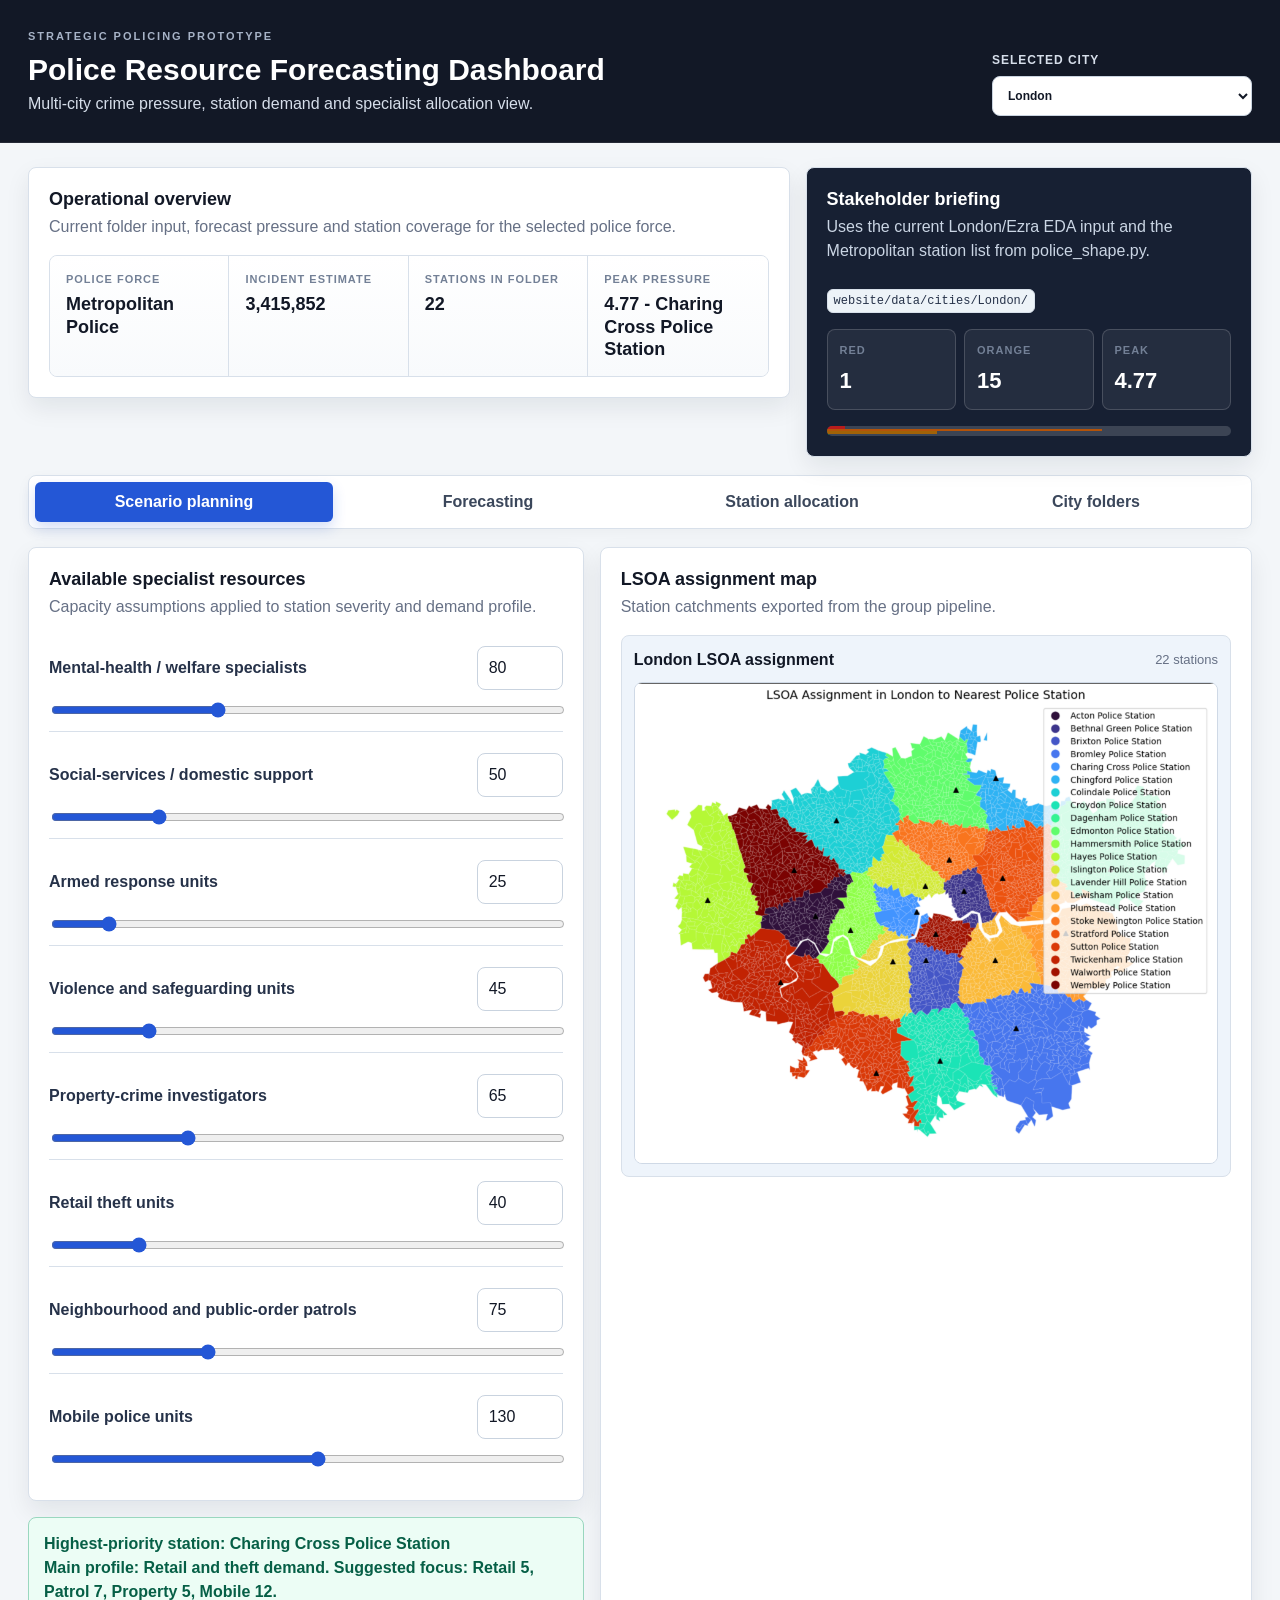
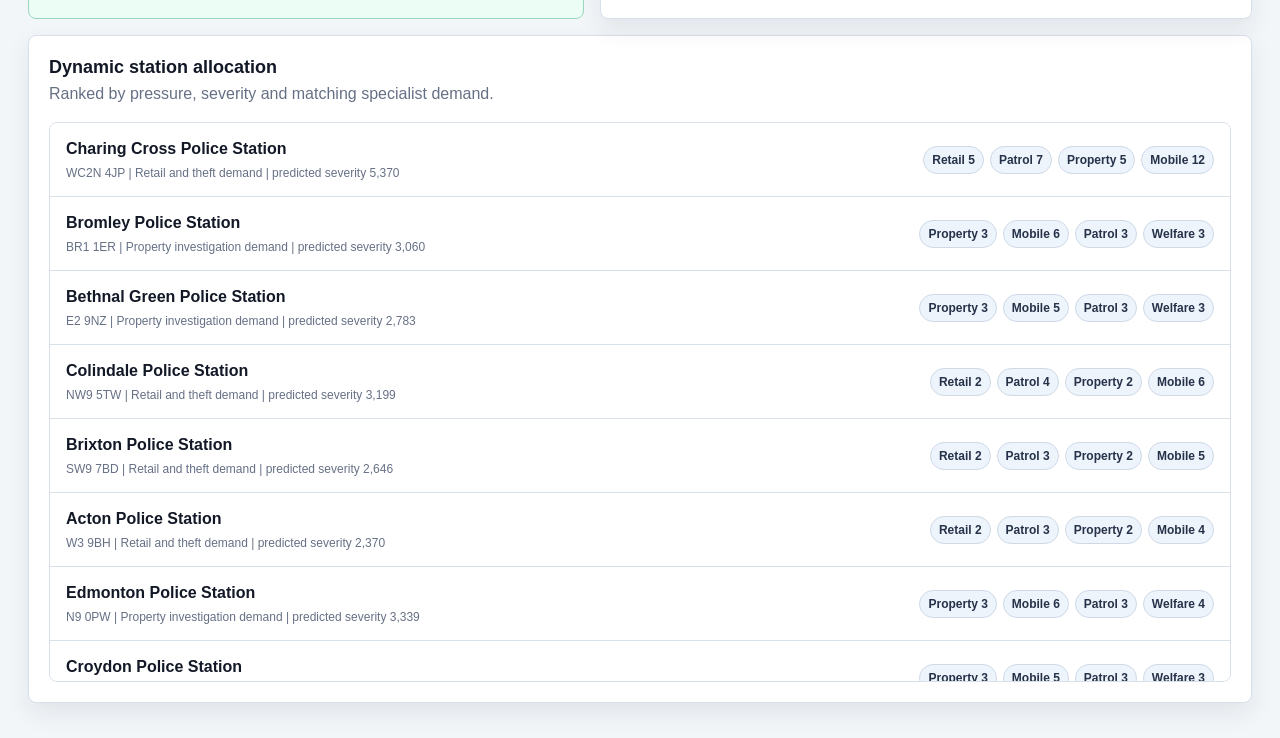
<file: website/index.html>
<!doctype html>
<html lang="en">
<head>
  <meta charset="utf-8" />
  <meta name="viewport" content="width=device-width, initial-scale=1" />
  <title>Police Resource Forecasting Dashboard</title>
  <style>
    :root {
      --ink: #121826;
      --ink-2: #263249;
      --muted: #667085;
      --bg: #f3f6f9;
      --surface: #ffffff;
      --surface-2: #f8fafc;
      --line: #d8e0ea;
      --blue: #2457d6;
      --teal: #0f766e;
      --green: #15803d;
      --amber: #b45309;
      --yellow: #a16207;
      --red: #b91c1c;
      --shadow: 0 10px 24px rgba(18, 24, 38, .08);
    }

    * { box-sizing: border-box; }
    html { background: var(--bg); }
    body {
      margin: 0;
      background: var(--bg);
      color: var(--ink);
      font-family: Inter, Arial, Helvetica, sans-serif;
      line-height: 1.5;
    }

    h1, h2, h3, p { margin-top: 0; }
    h1 { margin-bottom: 6px; font-size: 30px; line-height: 1.12; letter-spacing: 0; }
    h2 { margin-bottom: 4px; font-size: 18px; line-height: 1.25; letter-spacing: 0; }
    h3 { margin-bottom: 8px; font-size: 15px; line-height: 1.3; letter-spacing: 0; }
    p { margin-bottom: 0; }
    button, input, select { font: inherit; }
    button { cursor: pointer; }
    button:focus-visible, input:focus-visible, select:focus-visible {
      outline: 3px solid rgba(36, 87, 214, .22);
      outline-offset: 2px;
    }

    .app-header {
      background: #121826;
      color: #fff;
      border-bottom: 1px solid rgba(255, 255, 255, .08);
    }
    .header-inner {
      display: grid;
      grid-template-columns: 1fr minmax(180px, 260px);
      gap: 24px;
      align-items: end;
      max-width: 1280px;
      margin: 0 auto;
      padding: 28px 28px 26px;
    }
    .kicker {
      margin-bottom: 8px;
      color: #a7b3c7;
      font-size: 11px;
      font-weight: 800;
      letter-spacing: .18em;
      text-transform: uppercase;
    }
    .header-sub { max-width: 760px; color: #d6deea; }
    .city-control {
      display: grid;
      gap: 7px;
      color: #d6deea;
      font-size: 12px;
      font-weight: 800;
      letter-spacing: .08em;
      text-transform: uppercase;
    }
    .city-control select, select, input[type="text"], input[type="search"], input[type="number"] {
      width: 100%;
      min-height: 40px;
      border: 1px solid #c9d3df;
      border-radius: 8px;
      background: #fff;
      color: var(--ink);
      padding: 9px 11px;
    }

    .wrap {
      max-width: 1280px;
      margin: 0 auto;
      padding: 24px 28px 36px;
    }
    .muted { color: var(--muted); }
    .small { font-size: 13px; }
    .path {
      display: inline-block;
      max-width: 100%;
      overflow-wrap: anywhere;
      border: 1px solid var(--line);
      border-radius: 6px;
      background: #edf3f8;
      color: #263249;
      padding: 2px 6px;
      font-family: ui-monospace, SFMono-Regular, Menlo, Consolas, monospace;
      font-size: 12px;
    }

    .grid { display: grid; gap: 16px; }
    .overview-grid { grid-template-columns: minmax(0, 1.45fr) minmax(320px, .85fr); align-items: start; }
    .two { grid-template-columns: minmax(0, .92fr) minmax(0, 1.08fr); }
    .three { grid-template-columns: repeat(3, minmax(0, 1fr)); }

    .panel-card {
      min-width: 0;
      border: 1px solid var(--line);
      border-radius: 8px;
      background: var(--surface);
      box-shadow: var(--shadow);
    }
    .panel-pad { padding: 20px; }
    .section-head {
      display: flex;
      gap: 14px;
      align-items: start;
      justify-content: space-between;
      margin-bottom: 16px;
    }
    .section-head .muted { max-width: 720px; }

    .metric-grid {
      display: grid;
      grid-template-columns: repeat(4, minmax(0, 1fr));
      border: 1px solid var(--line);
      border-radius: 8px;
      overflow: hidden;
      background: var(--surface-2);
    }
    .metric {
      min-width: 0;
      padding: 15px 16px;
      border-right: 1px solid var(--line);
      background: linear-gradient(180deg, #fff, #f8fafc);
    }
    .metric:last-child { border-right: 0; }
    .metric small, .meta-label {
      display: block;
      margin-bottom: 6px;
      color: #738096;
      font-size: 11px;
      font-weight: 900;
      letter-spacing: .09em;
      text-transform: uppercase;
    }
    .metric b {
      display: block;
      color: var(--ink);
      font-size: 18px;
      line-height: 1.25;
      overflow-wrap: anywhere;
    }

    .briefing-panel {
      display: grid;
      gap: 16px;
      align-content: start;
      background: #172033;
      color: #fff;
    }
    .briefing-panel .muted { color: #cad5e4; }
    .risk-grid {
      display: grid;
      grid-template-columns: repeat(3, 1fr);
      gap: 8px;
    }
    .risk-cell {
      border: 1px solid rgba(255, 255, 255, .16);
      border-radius: 8px;
      padding: 12px;
      background: rgba(255, 255, 255, .06);
    }
    .risk-cell b { display: block; font-size: 22px; }
    .risk-strip {
      display: grid;
      height: 10px;
      overflow: hidden;
      border-radius: 999px;
      background: rgba(255, 255, 255, .16);
    }
    .risk-strip span { min-width: 2px; }

    .tabs {
      display: grid;
      grid-template-columns: repeat(4, minmax(0, 1fr));
      gap: 6px;
      margin: 18px 0;
      border: 1px solid var(--line);
      border-radius: 8px;
      background: var(--surface);
      padding: 6px;
      box-shadow: 0 4px 14px rgba(18, 24, 38, .04);
    }
    .tab {
      min-height: 40px;
      border: 0;
      border-radius: 6px;
      background: transparent;
      color: #3b475b;
      font-weight: 800;
    }
    .tab.active {
      background: var(--blue);
      color: #fff;
      box-shadow: 0 6px 14px rgba(36, 87, 214, .2);
    }
    .panel { display: none; }
    .panel.active { display: block; }

    .resource-grid {
      display: grid;
      gap: 10px;
    }
    .resource {
      display: grid;
      grid-template-columns: minmax(0, 1fr) 86px;
      gap: 10px 14px;
      align-items: center;
      border-bottom: 1px solid var(--line);
      padding: 11px 0;
    }
    .resource:last-child { border-bottom: 0; }
    .resource label {
      min-width: 0;
      color: var(--ink-2);
      font-weight: 800;
    }
    .resource input[type="range"] {
      grid-column: 1 / -1;
      width: 100%;
      padding: 0;
      accent-color: var(--blue);
    }
    .note {
      border: 1px solid #99d7bf;
      border-radius: 8px;
      background: #ecfdf5;
      color: #065f46;
      padding: 14px 15px;
      font-weight: 750;
    }
    .warn {
      border-color: #f3c178;
      background: #fff8ed;
      color: #8a4b0b;
    }

    .mapbox {
      border: 1px solid var(--line);
      border-radius: 8px;
      background: #eef4fb;
      padding: 12px;
    }
    .map-head {
      display: flex;
      gap: 12px;
      align-items: center;
      justify-content: space-between;
      margin-bottom: 10px;
    }
    .map-image-wrap {
      display: flex;
      align-items: center;
      justify-content: center;
      min-height: 280px;
      overflow: hidden;
      border: 1px solid #cfd9e6;
      border-radius: 8px;
      background: #fff;
    }
    .map-image {
      display: block;
      width: 100%;
      height: auto;
      max-height: 620px;
      object-fit: contain;
    }
    .map-error { padding: 24px; color: var(--muted); text-align: center; }

    .allocation-shell {
      max-height: 560px;
      overflow: auto;
      border: 1px solid var(--line);
      border-radius: 8px;
      background: var(--surface-2);
    }
    .alloc-row {
      display: grid;
      grid-template-columns: minmax(0, 1fr) minmax(190px, auto);
      gap: 14px;
      align-items: center;
      border-bottom: 1px solid var(--line);
      background: #fff;
      padding: 14px 16px;
    }
    .alloc-row:last-child { border-bottom: 0; }
    .alloc-station { font-weight: 850; }
    .alloc-sub {
      margin-top: 3px;
      color: var(--muted);
      font-size: 12px;
    }
    .alloc-metrics {
      display: flex;
      flex-wrap: wrap;
      justify-content: flex-end;
      gap: 6px;
    }
    .alloc-chip {
      border: 1px solid #cfd9e6;
      border-radius: 999px;
      background: #eef4fb;
      color: #263249;
      padding: 4px 8px;
      font-size: 12px;
      font-weight: 800;
      white-space: nowrap;
    }

    .chart {
      display: flex;
      align-items: end;
      gap: 8px;
      height: 330px;
      overflow: hidden;
      border: 1px solid var(--line);
      border-radius: 8px;
      background: linear-gradient(180deg, #fff, #f8fafc);
      padding: 18px 14px 48px;
    }
    .bar {
      position: relative;
      flex: 1;
      min-width: 12px;
      border-radius: 5px 5px 0 0;
      background: linear-gradient(180deg, #2457d6, #7bb7d6);
    }
    .bar::after {
      content: attr(data-value);
      position: absolute;
      top: -20px;
      left: 50%;
      transform: translateX(-50%);
      color: #41506a;
      font-size: 10px;
      font-weight: 800;
      white-space: nowrap;
    }
    .bar span {
      position: absolute;
      bottom: -30px;
      left: 50%;
      transform: translateX(-50%) rotate(-36deg);
      color: #667085;
      font-size: 10px;
      white-space: nowrap;
    }

    .insight-list, .folder-grid, .station-list {
      display: grid;
      gap: 10px;
    }
    .insight, .folder, .station-card {
      border: 1px solid var(--line);
      border-radius: 8px;
      background: var(--surface-2);
      padding: 13px 14px;
    }
    .folder-grid { grid-template-columns: repeat(5, minmax(0, 1fr)); }
    .folder ul {
      margin: 10px 0 0;
      padding-left: 18px;
      color: var(--muted);
      font-size: 13px;
    }
    .folder .path { margin-top: 4px; }
    .station-list {
      max-height: 430px;
      overflow: auto;
      border: 1px solid var(--line);
      border-radius: 8px;
      background: #fff;
      padding: 8px;
    }
    .station-card {
      display: grid;
      grid-template-columns: minmax(0, 1fr) auto;
      gap: 10px;
      align-items: center;
      background: #fff;
    }
    .station-card span { color: var(--muted); font-size: 12px; }

    .table-tools {
      display: grid;
      grid-template-columns: minmax(220px, 1fr) 150px;
      gap: 10px;
      min-width: min(100%, 450px);
    }
    .table-wrap {
      overflow: auto;
      border: 1px solid var(--line);
      border-radius: 8px;
      background: #fff;
    }
    table {
      width: 100%;
      min-width: 860px;
      border-collapse: collapse;
    }
    th {
      position: sticky;
      top: 0;
      z-index: 1;
      background: #172033;
      color: #fff;
      padding: 12px;
      text-align: left;
      font-size: 12px;
      letter-spacing: .02em;
    }
    td {
      border-top: 1px solid var(--line);
      padding: 12px;
      color: #263249;
      font-size: 14px;
      vertical-align: middle;
    }
    tr:hover td { background: #f7fbff; }
    .pressure {
      display: grid;
      grid-template-columns: 44px minmax(74px, 1fr);
      gap: 8px;
      align-items: center;
      font-weight: 850;
    }
    .meter {
      height: 8px;
      overflow: hidden;
      border-radius: 999px;
      background: #e5ebf2;
    }
    .meter span {
      display: block;
      height: 100%;
      border-radius: inherit;
      background: var(--blue);
    }
    .badge {
      display: inline-flex;
      min-width: 58px;
      justify-content: center;
      border-radius: 999px;
      padding: 4px 9px;
      font-size: 12px;
      font-weight: 900;
    }
    .Red { background: #fee2e2; color: #991b1b; }
    .Orange { background: #ffedd5; color: #9a3412; }
    .Yellow { background: #fef3c7; color: #854d0e; }
    .Green { background: #dcfce7; color: #166534; }
    .empty-state {
      padding: 22px;
      color: var(--muted);
      text-align: center;
    }
    .city-title {
      color: var(--ink-2);
      font-size: 15px;
      font-weight: 900;
    }

    @media (max-width: 1050px) {
      .overview-grid, .two { grid-template-columns: 1fr; }
      .metric-grid { grid-template-columns: repeat(2, minmax(0, 1fr)); }
      .metric:nth-child(2) { border-right: 0; }
      .metric:nth-child(-n+2) { border-bottom: 1px solid var(--line); }
      .folder-grid { grid-template-columns: repeat(2, minmax(0, 1fr)); }
    }

    @media (max-width: 720px) {
      h1 { font-size: 24px; }
      .header-inner { grid-template-columns: 1fr; padding: 22px 18px; }
      .wrap { padding: 18px; }
      .tabs { grid-template-columns: 1fr; }
      .section-head, .alloc-row { grid-template-columns: 1fr; display: grid; }
      .metric-grid, .risk-grid, .three, .folder-grid, .table-tools { grid-template-columns: 1fr; }
      .metric, .metric:nth-child(2) { border-right: 0; border-bottom: 1px solid var(--line); }
      .metric:last-child { border-bottom: 0; }
      .panel-pad { padding: 16px; }
      .alloc-metrics { justify-content: flex-start; }
      .map-image-wrap { min-height: 220px; }
    }
  </style>
</head>
<body>
<header class="app-header">
  <div class="header-inner">
    <div>
      <div class="kicker">Strategic policing prototype</div>
      <h1>Police Resource Forecasting Dashboard</h1>
      <p class="header-sub">Multi-city crime pressure, station demand and specialist allocation view.</p>
    </div>
    <label class="city-control" for="citySelect"><span>Selected city</span><select id="citySelect"></select></label>
  </div>
</header>
<main class="wrap">
  <section class="grid overview-grid">
    <div class="panel-card panel-pad">
      <div class="section-head">
        <div>
          <h2>Operational overview</h2>
          <p class="muted">Current folder input, forecast pressure and station coverage for the selected police force.</p>
        </div>
      </div>
      <div class="metric-grid" id="metrics"></div>
    </div>
    <aside class="panel-card panel-pad briefing-panel">
      <div>
        <h2>Stakeholder briefing</h2>
        <p class="muted" id="briefing"></p>
      </div>
      <div class="risk-grid" id="riskSummary"></div>
      <div class="risk-strip" id="riskStrip" aria-label="Risk distribution"></div>
    </aside>
  </section>

  <nav class="tabs" aria-label="Dashboard sections">
    <button class="tab active" type="button" data-tab="scenario" aria-selected="true">Scenario planning</button>
    <button class="tab" type="button" data-tab="forecast" aria-selected="false">Forecasting</button>
    <button class="tab" type="button" data-tab="stations" aria-selected="false">Station allocation</button>
    <button class="tab" type="button" data-tab="folders" aria-selected="false">City folders</button>
  </nav>

  <section id="scenario" class="panel active">
    <div class="grid two">
      <div class="grid">
        <div class="panel-card panel-pad">
          <div class="section-head">
            <div>
              <h2>Available specialist resources</h2>
              <p class="muted">Capacity assumptions applied to station severity and demand profile.</p>
            </div>
          </div>
          <div class="resource-grid" id="resources"></div>
        </div>
        <div class="note" id="recommendation"></div>
      </div>
      <div class="panel-card panel-pad">
        <div class="section-head">
          <div>
            <h2>LSOA assignment map</h2>
            <p class="muted">Station catchments exported from the group pipeline.</p>
          </div>
        </div>
        <div class="mapbox">
          <div class="map-head"><strong id="mapTitle"></strong><span class="muted small" id="mapMeta"></span></div>
          <div class="map-image-wrap" id="mapWrap"><img class="map-image" id="stationMapImg" alt="LSOA assignment map"></div>
        </div>
      </div>
    </div>
    <div class="panel-card panel-pad" style="margin-top:16px">
      <div class="section-head">
        <div>
          <h2>Dynamic station allocation</h2>
          <p class="muted">Ranked by pressure, severity and matching specialist demand.</p>
        </div>
      </div>
      <div class="allocation-shell" id="allocationPanel"></div>
    </div>
  </section>

  <section id="forecast" class="panel">
    <div class="grid two">
      <div class="panel-card panel-pad">
        <div class="section-head">
          <div>
            <h2>Monthly crime forecast / EDA input</h2>
            <p class="muted">London uses monthly counts from <span class="path">backend/EDA_code_Ezra/info.json</span>.</p>
          </div>
        </div>
        <div class="chart" id="forecastChart"></div>
      </div>
      <div class="panel-card panel-pad">
        <div class="section-head">
          <div>
            <h2>Forecast interpretation</h2>
            <p class="muted">Highest-volume crime categories and pipeline readiness by city.</p>
          </div>
        </div>
        <div id="topCrimes"></div>
      </div>
    </div>
  </section>

  <section id="stations" class="panel">
    <div class="panel-card panel-pad">
      <div class="section-head">
        <div>
          <h2>Station-level allocation table</h2>
          <p class="muted">Priority, forecast movement and recommended resource focus per station.</p>
        </div>
        <div class="table-tools">
          <input id="searchBox" type="search" placeholder="Search station, postcode or profile">
          <select id="riskFilter" aria-label="Risk filter"><option>All</option><option>Red</option><option>Orange</option><option>Yellow</option><option>Green</option></select>
        </div>
      </div>
      <div class="table-wrap">
        <table>
          <thead><tr><th>Station</th><th>Postcode</th><th>Priority</th><th>Pressure</th><th>Forecast</th><th>Main demand profile</th><th>Recommended focus</th></tr></thead>
          <tbody id="stationRows"></tbody>
        </table>
      </div>
    </div>
  </section>

  <section id="folders" class="panel">
    <div class="panel-card panel-pad">
      <div class="section-head">
        <div>
          <h2>Project folders per city</h2>
          <p class="muted">Station JSON, editable CSV and summary metadata are grouped by city.</p>
        </div>
      </div>
      <div class="folder-grid" id="folderCards"></div>
    </div>
    <div class="grid two" style="margin-top:16px">
      <div class="panel-card panel-pad">
        <h2>Selected city folder contents</h2>
        <div id="selectedFolder"></div>
      </div>
      <div class="panel-card panel-pad">
        <h2>Method connection to Ezra/group code</h2>
        <div class="insight-list">
          <div class="insight"><b>01. Data processing</b><p class="muted small"><span class="path">backend/services/data.py</span> combines monthly force CSV files.</p></div>
          <div class="insight"><b>02. Crime weighting</b><p class="muted small"><span class="path">backend/services/crime_weight.py</span> contains the crime-harm weights.</p></div>
          <div class="insight"><b>03. Station catchments</b><p class="muted small"><span class="path">backend/services/police_shape.py</span> contains the station list and nearest-station logic.</p></div>
          <div class="insight"><b>04. Website layer</b><p class="muted small"><span class="path">website/index.html</span> is the openable dashboard.</p></div>
        </div>
      </div>
    </div>
  </section>
</main>
<script>
const DATA_PLACEHOLDER = {"London": {"force": "Metropolitan Police", "center": [51.5074, -0.1278], "folder": "London", "note": "Uses the current London/Ezra EDA input and the Metropolitan station list from police_shape.py.", "stations": [{"station": "Acton Police Station", "postcode": "W3 9BH", "force": "Metropolitan Police", "latitude": 51.507, "longitude": -0.27, "pressure": 2.25, "risk": "Orange", "main_demand_profile": "Retail and theft demand", "forecast_trend_pct": 0.3, "predicted_severity": 2370}, {"station": "Bethnal Green Police Station", "postcode": "E2 9NZ", "force": "Metropolitan Police", "latitude": 51.526, "longitude": -0.061, "pressure": 2.54, "risk": "Orange", "main_demand_profile": "Property investigation demand", "forecast_trend_pct": 0.8, "predicted_severity": 2783}, {"station": "Brixton Police Station", "postcode": "SW9 7BD", "force": "Metropolitan Police", "latitude": 51.462, "longitude": -0.115, "pressure": 2.29, "risk": "Orange", "main_demand_profile": "Retail and theft demand", "forecast_trend_pct": -0.3, "predicted_severity": 2646}, {"station": "Bromley Police Station", "postcode": "BR1 1ER", "force": "Metropolitan Police", "latitude": 51.406, "longitude": 0.014, "pressure": 2.58, "risk": "Orange", "main_demand_profile": "Property investigation demand", "forecast_trend_pct": 0.2, "predicted_severity": 3060}, {"station": "Charing Cross Police Station", "postcode": "WC2N 4JP", "force": "Metropolitan Police", "latitude": 51.507, "longitude": -0.124, "pressure": 4.77, "risk": "Red", "main_demand_profile": "Retail and theft demand", "forecast_trend_pct": 0.7, "predicted_severity": 5370}, {"station": "Chingford Police Station", "postcode": "E4 7EA", "force": "Metropolitan Police", "latitude": 51.633, "longitude": 0.009, "pressure": 2.07, "risk": "Orange", "main_demand_profile": "Property investigation demand", "forecast_trend_pct": 1.2, "predicted_severity": 2786}, {"station": "Colindale Police Station", "postcode": "NW9 5TW", "force": "Metropolitan Police", "latitude": 51.596, "longitude": -0.249, "pressure": 2.36, "risk": "Orange", "main_demand_profile": "Retail and theft demand", "forecast_trend_pct": 0.1, "predicted_severity": 3199}, {"station": "Croydon Police Station", "postcode": "CR9 1BP", "force": "Metropolitan Police", "latitude": 51.372, "longitude": -0.098, "pressure": 2.1, "risk": "Orange", "main_demand_profile": "Property investigation demand", "forecast_trend_pct": 0.6, "predicted_severity": 3062}, {"station": "Dagenham Police Station", "postcode": "RM10 7TU", "force": "Metropolitan Police", "latitude": 51.546, "longitude": 0.162, "pressure": 1.85, "risk": "Orange", "main_demand_profile": "Retail and theft demand", "forecast_trend_pct": 1.1, "predicted_severity": 2925}, {"station": "Edmonton Police Station", "postcode": "N9 0PW", "force": "Metropolitan Police", "latitude": 51.627, "longitude": -0.061, "pressure": 2.14, "risk": "Orange", "main_demand_profile": "Property investigation demand", "forecast_trend_pct": 0.0, "predicted_severity": 3339}, {"station": "Hammersmith Police Station", "postcode": "W6 7NX", "force": "Metropolitan Police", "latitude": 51.493, "longitude": -0.224, "pressure": 1.88, "risk": "Orange", "main_demand_profile": "Retail and theft demand", "forecast_trend_pct": 0.5, "predicted_severity": 3202}, {"station": "Hayes Police Station", "postcode": "UB4 8HU", "force": "Metropolitan Police", "latitude": 51.512, "longitude": -0.421, "pressure": 1.62, "risk": "Yellow", "main_demand_profile": "Property investigation demand", "forecast_trend_pct": 1.0, "predicted_severity": 3065}, {"station": "Islington Police Station", "postcode": "N1 0YY", "force": "Metropolitan Police", "latitude": 51.534, "longitude": -0.106, "pressure": 1.92, "risk": "Orange", "main_demand_profile": "Retail and theft demand", "forecast_trend_pct": -0.1, "predicted_severity": 3478}, {"station": "Lavender Hill Police Station", "postcode": "SW11 1JX", "force": "Metropolitan Police", "latitude": 51.465, "longitude": -0.164, "pressure": 1.66, "risk": "Orange", "main_demand_profile": "Property investigation demand", "forecast_trend_pct": 0.4, "predicted_severity": 3341}, {"station": "Lewisham Police Station", "postcode": "SE13 5JZ", "force": "Metropolitan Police", "latitude": 51.462, "longitude": -0.011, "pressure": 1.95, "risk": "Orange", "main_demand_profile": "Retail and theft demand", "forecast_trend_pct": 0.9, "predicted_severity": 3755}, {"station": "Plumstead Police Station", "postcode": "SE18 1JY", "force": "Metropolitan Police", "latitude": 51.488, "longitude": 0.082, "pressure": 1.7, "risk": "Orange", "main_demand_profile": "Property investigation demand", "forecast_trend_pct": -0.2, "predicted_severity": 3618}, {"station": "Stoke Newington Police Station", "postcode": "N16 8DS", "force": "Metropolitan Police", "latitude": 51.561, "longitude": -0.079, "pressure": 1.44, "risk": "Yellow", "main_demand_profile": "Retail and theft demand", "forecast_trend_pct": 0.3, "predicted_severity": 3481}, {"station": "Sutton Police Station", "postcode": "SM1 4RF", "force": "Metropolitan Police", "latitude": 51.361, "longitude": -0.194, "pressure": 1.73, "risk": "Orange", "main_demand_profile": "Property investigation demand", "forecast_trend_pct": 0.8, "predicted_severity": 3894}, {"station": "Stratford Police Station", "postcode": "E15 4SG", "force": "Metropolitan Police", "latitude": 51.542, "longitude": -0.003, "pressure": 1.48, "risk": "Yellow", "main_demand_profile": "Retail and theft demand", "forecast_trend_pct": -0.3, "predicted_severity": 3757}, {"station": "Twickenham Police Station", "postcode": "TW1 3SY", "force": "Metropolitan Police", "latitude": 51.446, "longitude": -0.327, "pressure": 1.22, "risk": "Yellow", "main_demand_profile": "Property investigation demand", "forecast_trend_pct": 0.2, "predicted_severity": 3620}, {"station": "Walworth Police Station", "postcode": "SE17 3BB", "force": "Metropolitan Police", "latitude": 51.488, "longitude": -0.093, "pressure": 1.51, "risk": "Yellow", "main_demand_profile": "Retail and theft demand", "forecast_trend_pct": 0.7, "predicted_severity": 4034}, {"station": "Wembley Police Station", "postcode": "HA0 2HH", "force": "Metropolitan Police", "latitude": 51.552, "longitude": -0.296, "pressure": 1.26, "risk": "Yellow", "main_demand_profile": "Property investigation demand", "forecast_trend_pct": 1.2, "predicted_severity": 3897}], "incident_estimate": 3415852}, "Birmingham": {"force": "West Midlands Police", "center": [52.4862, -1.8904], "folder": "Birmingham", "note": "Prepared with West Midlands stations from the group station code.", "stations": [{"station": "Bournville Police Station", "postcode": "B30 1QX", "force": "West Midlands Police", "latitude": 52.429, "longitude": -1.935, "pressure": 2.85, "risk": "Orange", "main_demand_profile": "Welfare and public-order demand", "forecast_trend_pct": 0.7, "predicted_severity": 2970}, {"station": "Stechford Police Station", "postcode": "B33 8RR", "force": "West Midlands Police", "latitude": 52.484, "longitude": -1.81, "pressure": 2.46, "risk": "Orange", "main_demand_profile": "Violence and safeguarding demand", "forecast_trend_pct": 1.2, "predicted_severity": 2701}, {"station": "Sutton Coldfield Police Station", "postcode": "B74 2NR", "force": "West Midlands Police", "latitude": 52.563, "longitude": -1.824, "pressure": 2.12, "risk": "Orange", "main_demand_profile": "Welfare and public-order demand", "forecast_trend_pct": 0.1, "predicted_severity": 2482}, {"station": "Coventry Central Police Station", "postcode": "CV1 2JX", "force": "West Midlands Police", "latitude": 52.408, "longitude": -1.51, "pressure": 2.33, "risk": "Orange", "main_demand_profile": "Violence and safeguarding demand", "forecast_trend_pct": 0.6, "predicted_severity": 2813}, {"station": "Brierley Hill Police Station", "postcode": "DY5 3DH", "force": "West Midlands Police", "latitude": 52.48, "longitude": -2.12, "pressure": 1.99, "risk": "Orange", "main_demand_profile": "Welfare and public-order demand", "forecast_trend_pct": 1.1, "predicted_severity": 2594}, {"station": "West Bromwich Police Station", "postcode": "B70 8HS", "force": "West Midlands Police", "latitude": 52.519, "longitude": -1.995, "pressure": 1.66, "risk": "Orange", "main_demand_profile": "Violence and safeguarding demand", "forecast_trend_pct": 0.0, "predicted_severity": 2376}, {"station": "Solihull Police Station", "postcode": "B91 3QL", "force": "West Midlands Police", "latitude": 52.414, "longitude": -1.78, "pressure": 1.87, "risk": "Orange", "main_demand_profile": "Welfare and public-order demand", "forecast_trend_pct": 0.5, "predicted_severity": 2707}, {"station": "Bloxwich Police Station", "postcode": "WS3 2PD", "force": "West Midlands Police", "latitude": 52.618, "longitude": -2.004, "pressure": 1.53, "risk": "Yellow", "main_demand_profile": "Violence and safeguarding demand", "forecast_trend_pct": 1.0, "predicted_severity": 2488}, {"station": "Wolverhampton Police Station", "postcode": "WV1 3AA", "force": "West Midlands Police", "latitude": 52.586, "longitude": -2.129, "pressure": 1.19, "risk": "Yellow", "main_demand_profile": "Welfare and public-order demand", "forecast_trend_pct": -0.1, "predicted_severity": 2269}], "incident_estimate": 280800}, "Leeds": {"force": "West Yorkshire Police", "center": [53.8008, -1.5491], "folder": "Leeds", "note": "Prepared with West Yorkshire stations from the group station code.", "stations": [{"station": "Leeds District HQ Police Station", "postcode": "LS11 8BU", "force": "West Yorkshire Police", "latitude": 53.775, "longitude": -1.548, "pressure": 2.85, "risk": "Orange", "main_demand_profile": "Mixed general demand", "forecast_trend_pct": 0.2, "predicted_severity": 2970}, {"station": "Wakefield District HQ Police Station", "postcode": "WF6 1FD", "force": "West Yorkshire Police", "latitude": 53.682, "longitude": -1.498, "pressure": 2.35, "risk": "Orange", "main_demand_profile": "Mobile response demand", "forecast_trend_pct": 0.7, "predicted_severity": 2590}, {"station": "Bradford District HQ Police Station", "postcode": "BD5 0DZ", "force": "West Yorkshire Police", "latitude": 53.785, "longitude": -1.754, "pressure": 1.9, "risk": "Orange", "main_demand_profile": "Mixed general demand", "forecast_trend_pct": 1.2, "predicted_severity": 2260}, {"station": "Halifax District HQ Police Station", "postcode": "HX1 5TW", "force": "West Yorkshire Police", "latitude": 53.721, "longitude": -1.862, "pressure": 2.0, "risk": "Orange", "main_demand_profile": "Mobile response demand", "forecast_trend_pct": 0.1, "predicted_severity": 2480}, {"station": "Kirklees District HQ Police Station", "postcode": "HD1 2NJ", "force": "West Yorkshire Police", "latitude": 53.646, "longitude": -1.784, "pressure": 1.55, "risk": "Yellow", "main_demand_profile": "Mixed general demand", "forecast_trend_pct": 0.6, "predicted_severity": 2150}], "incident_estimate": 149400}, "Sheffield": {"force": "South Yorkshire Police", "center": [53.3811, -1.4701], "folder": "Sheffield", "note": "Prepared with South Yorkshire stations from the group station code.", "stations": [{"station": "Snig Hill Police Station", "postcode": "S3 8LY", "force": "South Yorkshire Police", "latitude": 53.383, "longitude": -1.466, "pressure": 2.85, "risk": "Orange", "main_demand_profile": "Property investigation demand", "forecast_trend_pct": 0.6, "predicted_severity": 2970}, {"station": "Rotherham Police Station", "postcode": "S60 1QY", "force": "South Yorkshire Police", "latitude": 53.43, "longitude": -1.36, "pressure": 2.29, "risk": "Orange", "main_demand_profile": "Retail and theft demand", "forecast_trend_pct": 1.1, "predicted_severity": 2528}, {"station": "Barnsley Police Station", "postcode": "S70 2DL", "force": "South Yorkshire Police", "latitude": 53.552, "longitude": -1.479, "pressure": 1.77, "risk": "Orange", "main_demand_profile": "Property investigation demand", "forecast_trend_pct": 0.0, "predicted_severity": 2135}, {"station": "Doncaster Police Station", "postcode": "DN1 3HX", "force": "South Yorkshire Police", "latitude": 53.523, "longitude": -1.132, "pressure": 1.81, "risk": "Orange", "main_demand_profile": "Retail and theft demand", "forecast_trend_pct": 0.5, "predicted_severity": 2292}], "incident_estimate": 119100}, "Liverpool": {"force": "Merseyside Police", "center": [53.4084, -2.9916], "folder": "Liverpool", "note": "Prepared with Merseyside stations from the group station code.", "stations": [{"station": "St Annes Street Police Station", "postcode": "L3 3HJ", "force": "Merseyside Police", "latitude": 53.417, "longitude": -2.982, "pressure": 2.85, "risk": "Orange", "main_demand_profile": "Property investigation demand", "forecast_trend_pct": 0.6, "predicted_severity": 2970}, {"station": "Birkenhead Police Station", "postcode": "CH41 5EU", "force": "Merseyside Police", "latitude": 53.391, "longitude": -3.026, "pressure": 2.48, "risk": "Orange", "main_demand_profile": "Retail and theft demand", "forecast_trend_pct": 1.1, "predicted_severity": 2715}, {"station": "Huyton Police Station", "postcode": "L36 9XU", "force": "Merseyside Police", "latitude": 53.409, "longitude": -2.843, "pressure": 2.15, "risk": "Orange", "main_demand_profile": "Property investigation demand", "forecast_trend_pct": 0.0, "predicted_severity": 2510}, {"station": "St Helens Police Station", "postcode": "WA10 1TG", "force": "Merseyside Police", "latitude": 53.454, "longitude": -2.736, "pressure": 2.38, "risk": "Orange", "main_demand_profile": "Retail and theft demand", "forecast_trend_pct": 0.5, "predicted_severity": 2855}, {"station": "Southport Police Station", "postcode": "PR9 0LL", "force": "Merseyside Police", "latitude": 53.648, "longitude": -3.005, "pressure": 2.05, "risk": "Orange", "main_demand_profile": "Property investigation demand", "forecast_trend_pct": 1.0, "predicted_severity": 2650}, {"station": "Admiral Street Police Station", "postcode": "L8 8JN", "force": "Merseyside Police", "latitude": 53.387, "longitude": -2.973, "pressure": 1.73, "risk": "Orange", "main_demand_profile": "Retail and theft demand", "forecast_trend_pct": -0.1, "predicted_severity": 2445}, {"station": "Wallasey Police Station", "postcode": "CH44 1DA", "force": "Merseyside Police", "latitude": 53.423, "longitude": -3.057, "pressure": 1.95, "risk": "Orange", "main_demand_profile": "Property investigation demand", "forecast_trend_pct": 0.4, "predicted_severity": 2790}, {"station": "Kirkby Police Station", "postcode": "L32 8RF", "force": "Merseyside Police", "latitude": 53.481, "longitude": -2.889, "pressure": 1.62, "risk": "Yellow", "main_demand_profile": "Retail and theft demand", "forecast_trend_pct": 0.9, "predicted_severity": 2585}, {"station": "Newton-Le-Willows Police Station", "postcode": "WA12 9BW", "force": "Merseyside Police", "latitude": 53.454, "longitude": -2.631, "pressure": 1.3, "risk": "Yellow", "main_demand_profile": "Property investigation demand", "forecast_trend_pct": -0.2, "predicted_severity": 2380}, {"station": "Marsh Lane Police Station", "postcode": "L20 5BW", "force": "Merseyside Police", "latitude": 53.467, "longitude": -3.004, "pressure": 1.52, "risk": "Yellow", "main_demand_profile": "Retail and theft demand", "forecast_trend_pct": 0.3, "predicted_severity": 2725}], "incident_estimate": 319500}};
const cityData = DATA_PLACEHOLDER;
const monthlyLondon = [{"month": "2025-03", "count": 93571}, {"month": "2025-04", "count": 93211}, {"month": "2025-05", "count": 99386}, {"month": "2025-06", "count": 100914}, {"month": "2025-07", "count": 106677}, {"month": "2025-08", "count": 99050}, {"month": "2025-09", "count": 93280}, {"month": "2025-10", "count": 98545}, {"month": "2025-11", "count": 94209}, {"month": "2025-12", "count": 90961}, {"month": "2026-01", "count": 86692}, {"month": "2026-02", "count": 84636}];
const crimeTypesLondon = [{"crime_type": "Anti-social behaviour", "count": 693470}, {"crime_type": "Bicycle theft", "count": 45010}, {"crime_type": "Burglary", "count": 155014}, {"crime_type": "Criminal damage and arson", "count": 167214}, {"crime_type": "Drugs", "count": 130318}, {"crime_type": "Other crime", "count": 35690}, {"crime_type": "Other theft", "count": 340604}, {"crime_type": "Possession of weapons", "count": 15428}, {"crime_type": "Public order", "count": 171171}, {"crime_type": "Robbery", "count": 96925}, {"crime_type": "Shoplifting", "count": 232572}, {"crime_type": "Theft from the person", "count": 256543}, {"crime_type": "Vehicle crime", "count": 282230}, {"crime_type": "Violence and sexual offences", "count": 793663}];
const resourceTypes=[
  {key:'mental',label:'Mental-health / welfare specialists',short:'Welfare',defaultValue:80},
  {key:'social',label:'Social-services / domestic support',short:'Social',defaultValue:50},
  {key:'armed',label:'Armed response units',short:'Armed',defaultValue:25},
  {key:'violence',label:'Violence and safeguarding units',short:'V/S',defaultValue:45},
  {key:'property',label:'Property-crime investigators',short:'Property',defaultValue:65},
  {key:'retail',label:'Retail theft units',short:'Retail',defaultValue:40},
  {key:'patrol',label:'Neighbourhood and public-order patrols',short:'Patrol',defaultValue:75},
  {key:'mobile',label:'Mobile police units',short:'Mobile',defaultValue:130}
];
const riskOrder=['Red','Orange','Yellow','Green'];
const riskColors={Red:'#b91c1c',Orange:'#b45309',Yellow:'#a16207',Green:'#15803d'};
let currentCity='London';
let resources=Object.fromEntries(resourceTypes.map(r=>[r.key,r.defaultValue]));
const fmt=n=>Number(n||0).toLocaleString('en-GB');
const esc=value=>String(value??'').replace(/[&<>"']/g,ch=>({'&':'&amp;','<':'&lt;','>':'&gt;','"':'&quot;',"'":'&#39;'}[ch]));
const clamp=(value,min,max)=>Math.min(max,Math.max(min,value));
function city(){return cityData[currentCity]}
function riskColor(r){return riskColors[r]||'#64748b'}
function riskClass(r){return riskOrder.includes(r)?r:'Green'}
function topStation(){return [...city().stations].sort((a,b)=>b.pressure-a.pressure)[0]}
function maxPressure(){return Math.max(1,...city().stations.map(s=>Number(s.pressure)||0))}

function init(){
  const sel=document.getElementById('citySelect');
  Object.keys(cityData).forEach(c=>{
    const option=document.createElement('option');
    option.value=c;
    option.textContent=c;
    sel.appendChild(option);
  });
  sel.onchange=e=>{
    currentCity=e.target.value;
    document.getElementById('searchBox').value='';
    document.getElementById('riskFilter').value='All';
    renderAll();
  };
  document.querySelectorAll('.tab').forEach(button=>{
    button.onclick=()=>{
      document.querySelectorAll('.tab').forEach(tab=>{
        tab.classList.remove('active');
        tab.setAttribute('aria-selected','false');
      });
      document.querySelectorAll('.panel').forEach(panel=>panel.classList.remove('active'));
      button.classList.add('active');
      button.setAttribute('aria-selected','true');
      document.getElementById(button.dataset.tab).classList.add('active');
    };
  });
  document.getElementById('searchBox').oninput=renderStations;
  document.getElementById('riskFilter').onchange=renderStations;
  renderResources();
  renderFolders();
  renderAll();
}

function renderAll(){
  renderMetrics();
  renderBriefing();
  renderMap();
  renderRecommendation();
  renderAllocationPanel();
  renderChart();
  renderTopCrimes();
  renderStations();
  renderFolderDetail();
}

function renderMetrics(){
  const c=city();
  const peak=topStation();
  document.getElementById('metrics').innerHTML=[
    ['Police force',c.force],
    ['Incident estimate',fmt(c.incident_estimate)],
    ['Stations in folder',c.stations.length],
    ['Peak pressure',peak?`${peak.pressure.toFixed(2)} - ${peak.station}`:'None']
  ].map(([label,value])=>`<div class="metric"><small>${esc(label)}</small><b title="${esc(value)}">${esc(value)}</b></div>`).join('');
}

function renderBriefing(){
  const c=city();
  const stations=c.stations;
  const counts=Object.fromEntries(riskOrder.map(r=>[r,stations.filter(s=>s.risk===r).length]));
  const total=Math.max(1,stations.length);
  document.getElementById('briefing').innerHTML=`${esc(c.note)}<br><br><span class="path">website/data/cities/${esc(c.folder)}/</span>`;
  document.getElementById('riskSummary').innerHTML=[
    ['Red',counts.Red],
    ['Orange',counts.Orange],
    ['Peak',topStation()?topStation().pressure.toFixed(2):'0.00']
  ].map(([label,value])=>`<div class="risk-cell"><span class="meta-label">${esc(label)}</span><b>${esc(value)}</b></div>`).join('');
  document.getElementById('riskStrip').innerHTML=riskOrder.map(r=>{
    const width=counts[r]?Math.max(4,counts[r]/total*100):0;
    return `<span title="${r}: ${counts[r]}" style="width:${width}%;background:${riskColor(r)}"></span>`;
  }).join('');
}

function renderResources(){
  document.getElementById('resources').innerHTML=resourceTypes.map(item=>`
    <div class="resource">
      <label for="resource-${item.key}">${esc(item.label)}</label>
      <input id="resource-${item.key}" type="number" min="0" max="250" value="${resources[item.key]}" data-key="${item.key}">
      <input type="range" min="0" max="250" value="${resources[item.key]}" data-key="${item.key}" aria-label="${esc(item.label)}">
    </div>
  `).join('');
  document.querySelectorAll('#resources input').forEach(input=>{
    input.oninput=e=>{
      const key=e.target.dataset.key;
      const value=clamp(Number(e.target.value)||0,0,250);
      resources[key]=value;
      document.querySelectorAll(`#resources input[data-key="${key}"]`).forEach(pair=>{
        if(pair!==e.target) pair.value=value;
      });
      renderRecommendation();
      renderAllocationPanel();
      renderStations();
    };
  });
}

function demandWeight(station,key){
  const profile=String(station.main_demand_profile||'').toLowerCase();
  const weights={mental:.9,social:.9,armed:.45,violence:.9,property:.9,retail:.9,patrol:.95,mobile:.95};
  if(profile.includes('welfare')||profile.includes('public-order')){
    weights.mental=1.45; weights.social=1.35; weights.patrol=1.25; weights.mobile=1.05; weights.armed=.5;
  }
  if(profile.includes('violence')||profile.includes('safeguarding')){
    weights.violence=1.55; weights.social=1.2; weights.mental=1.15; weights.armed=1.05; weights.patrol=1.1;
  }
  if(profile.includes('property')){
    weights.property=1.6; weights.mobile=1.05; weights.patrol=1.0; weights.retail=.75;
  }
  if(profile.includes('retail')||profile.includes('theft')){
    weights.retail=1.65; weights.property=1.12; weights.patrol=1.15; weights.mobile=1.0;
  }
  if(profile.includes('mobile')){
    weights.mobile=1.55; weights.patrol=1.2; weights.mental=.85; weights.property=.85;
  }
  if(profile.includes('mixed')||profile.includes('general')){
    weights.patrol=1.25; weights.mobile=1.15; weights.social=1.05; weights.violence=1.05; weights.property=1.05;
  }
  return weights[key]||1;
}

function stationWeight(station,key){
  const severity=Math.max(1,Number(station.predicted_severity)||1);
  const pressureFactor=1+(Math.max(0,Number(station.pressure)||0)/8);
  return severity*pressureFactor*demandWeight(station,key);
}

function stationAlloc(station){
  const stations=city().stations;
  return Object.fromEntries(resourceTypes.map(({key})=>{
    const total=stations.reduce((sum,item)=>sum+stationWeight(item,key),0);
    const allocation=total?Math.round(resources[key]*stationWeight(station,key)/total):0;
    return [key,Math.max(0,allocation)];
  }));
}

function focusList(station,limit=4){
  const allocation=stationAlloc(station);
  return resourceTypes
    .map(item=>({label:item.short,value:allocation[item.key],priority:demandWeight(station,item.key)}))
    .filter(item=>item.value>0)
    .sort((a,b)=>(b.priority-a.priority)||(b.value-a.value))
    .slice(0,limit);
}

function renderRecommendation(){
  const top=topStation();
  if(!top){
    document.getElementById('recommendation').innerHTML='No station data available for this city.';
    return;
  }
  const focus=focusList(top,4).map(item=>`${esc(item.label)} ${fmt(item.value)}`).join(', ')||'No capacity set';
  document.getElementById('recommendation').innerHTML=`Highest-priority station: <b>${esc(top.station)}</b><br>Main profile: ${esc(top.main_demand_profile)}. Suggested focus: ${focus}.`;
}

function renderAllocationPanel(){
  const rows=[...city().stations].sort((a,b)=>b.pressure-a.pressure);
  document.getElementById('allocationPanel').innerHTML=rows.map(station=>{
    const chips=focusList(station,4).map(item=>`<span class="alloc-chip">${esc(item.label)} ${fmt(item.value)}</span>`).join('')||'<span class="alloc-chip">No capacity set</span>';
    return `<div class="alloc-row">
      <div>
        <div class="alloc-station">${esc(station.station)}</div>
        <div class="alloc-sub">${esc(station.postcode)} | ${esc(station.main_demand_profile)} | predicted severity ${fmt(station.predicted_severity)}</div>
      </div>
      <div class="alloc-metrics">${chips}</div>
    </div>`;
  }).join('');
}

function renderMap(){
  const c=city();
  const mapName={London:'london_lsoa_station_assignment.png',Birmingham:'birmingham_lsoa_station_assignment.png',Leeds:'leeds_lsoa_station_assignment.png',Sheffield:'sheffield_lsoa_station_assignment.png',Liverpool:'liverpool_lsoa_station_assignment.png'}[currentCity]||'london_lsoa_station_assignment.png';
  document.getElementById('mapTitle').textContent=`${currentCity} LSOA assignment`;
  document.getElementById('mapMeta').textContent=`${c.stations.length} stations`;
  const wrap=document.getElementById('mapWrap');
  wrap.innerHTML=`<img class="map-image" id="stationMapImg" alt="${esc(currentCity)} LSOA assignment map with police stations">`;
  const img=document.getElementById('stationMapImg');
  img.onerror=()=>{wrap.innerHTML='<div class="map-error">Map export not found in the website/maps folder.</div>';};
  img.src=`maps/${mapName}`;
}

function renderChart(){
  const data=currentCity==='London'&&monthlyLondon.length?monthlyLondon.slice(-12):city().stations.map(station=>({month:station.postcode,count:station.predicted_severity}));
  const max=Math.max(1,...data.map(d=>Number(d.count)||0));
  document.getElementById('forecastChart').innerHTML=data.map(d=>{
    const height=Math.max(10,(Number(d.count)||0)/max*250);
    return `<div class="bar" data-value="${fmt(d.count)}" style="height:${height}px"><span>${esc(d.month)}</span></div>`;
  }).join('');
}

function renderTopCrimes(){
  if(currentCity==='London'&&crimeTypesLondon.length){
    const top=[...crimeTypesLondon].sort((a,b)=>b.count-a.count).slice(0,6);
    document.getElementById('topCrimes').innerHTML=`<div class="insight-list">${top.map(item=>`
      <div class="insight"><b>${esc(item.crime_type)}</b><p class="muted small">${fmt(item.count)} recorded incidents in Ezra's EDA input.</p></div>
    `).join('')}</div>`;
    return;
  }
  document.getElementById('topCrimes').innerHTML='<div class="note warn">This city folder currently contains station input only. Add processed monthly and crime-type output after running the backend pipeline for this police force.</div>';
}

function renderStations(){
  const query=(document.getElementById('searchBox').value||'').toLowerCase().trim();
  const risk=document.getElementById('riskFilter').value;
  const pressureMax=maxPressure();
  const rows=city().stations
    .filter(station=>(risk==='All'||station.risk===risk)&&(`${station.station} ${station.postcode} ${station.main_demand_profile}`.toLowerCase().includes(query)))
    .sort((a,b)=>b.pressure-a.pressure);
  if(!rows.length){
    document.getElementById('stationRows').innerHTML='<tr><td colspan="7" class="empty-state">No stations match the current filter.</td></tr>';
    return;
  }
  document.getElementById('stationRows').innerHTML=rows.map(station=>{
    const meterWidth=clamp(station.pressure/pressureMax*100,6,100);
    const forecast=`${station.forecast_trend_pct>0?'+':''}${station.forecast_trend_pct}%`;
    const focus=focusList(station,3).map(item=>`${esc(item.label)} ${fmt(item.value)}`).join(', ')||'No capacity set';
    return `<tr>
      <td><b>${esc(station.station)}</b></td>
      <td>${esc(station.postcode)}</td>
      <td><span class="badge ${riskClass(station.risk)}">${esc(station.risk)}</span></td>
      <td><div class="pressure"><span>${station.pressure.toFixed(2)}</span><span class="meter"><span style="width:${meterWidth}%;background:${riskColor(station.risk)}"></span></span></div></td>
      <td>${esc(forecast)}</td>
      <td>${esc(station.main_demand_profile)}</td>
      <td>${focus}</td>
    </tr>`;
  }).join('');
}

function renderFolders(){
  document.getElementById('folderCards').innerHTML=Object.entries(cityData).map(([name,c])=>`
    <div class="folder">
      <h3>${esc(name)}</h3>
      <div class="path">website/data/cities/${esc(c.folder)}/</div>
      <ul><li>${c.stations.length} police stations</li><li>stations.json</li><li>police_stations.csv</li><li>summary.json</li></ul>
    </div>
  `).join('');
}

function renderFolderDetail(){
  const c=city();
  document.getElementById('selectedFolder').innerHTML=`
    <p class="city-title">website/data/cities/${esc(c.folder)}/</p>
    <div class="grid three">
      <div class="insight"><b>stations.json</b><p class="muted small">Station table, map link and allocation input.</p></div>
      <div class="insight"><b>police_stations.csv</b><p class="muted small">Editable CSV version of the station input.</p></div>
      <div class="insight"><b>summary.json</b><p class="muted small">Metadata for ${esc(currentCity)}.</p></div>
    </div>
    <h3 style="margin-top:18px">Police bureaus/stations in this folder</h3>
    <div class="station-list">${c.stations.map(station=>`
      <div class="station-card">
        <div><b>${esc(station.station)}</b><br><span>${esc(station.postcode)} | ${esc(station.main_demand_profile)}</span></div>
        <span class="badge ${riskClass(station.risk)}">${esc(station.risk)}</span>
      </div>
    `).join('')}</div>`;
}

init();
</script>
</body>
</html>
</file>
